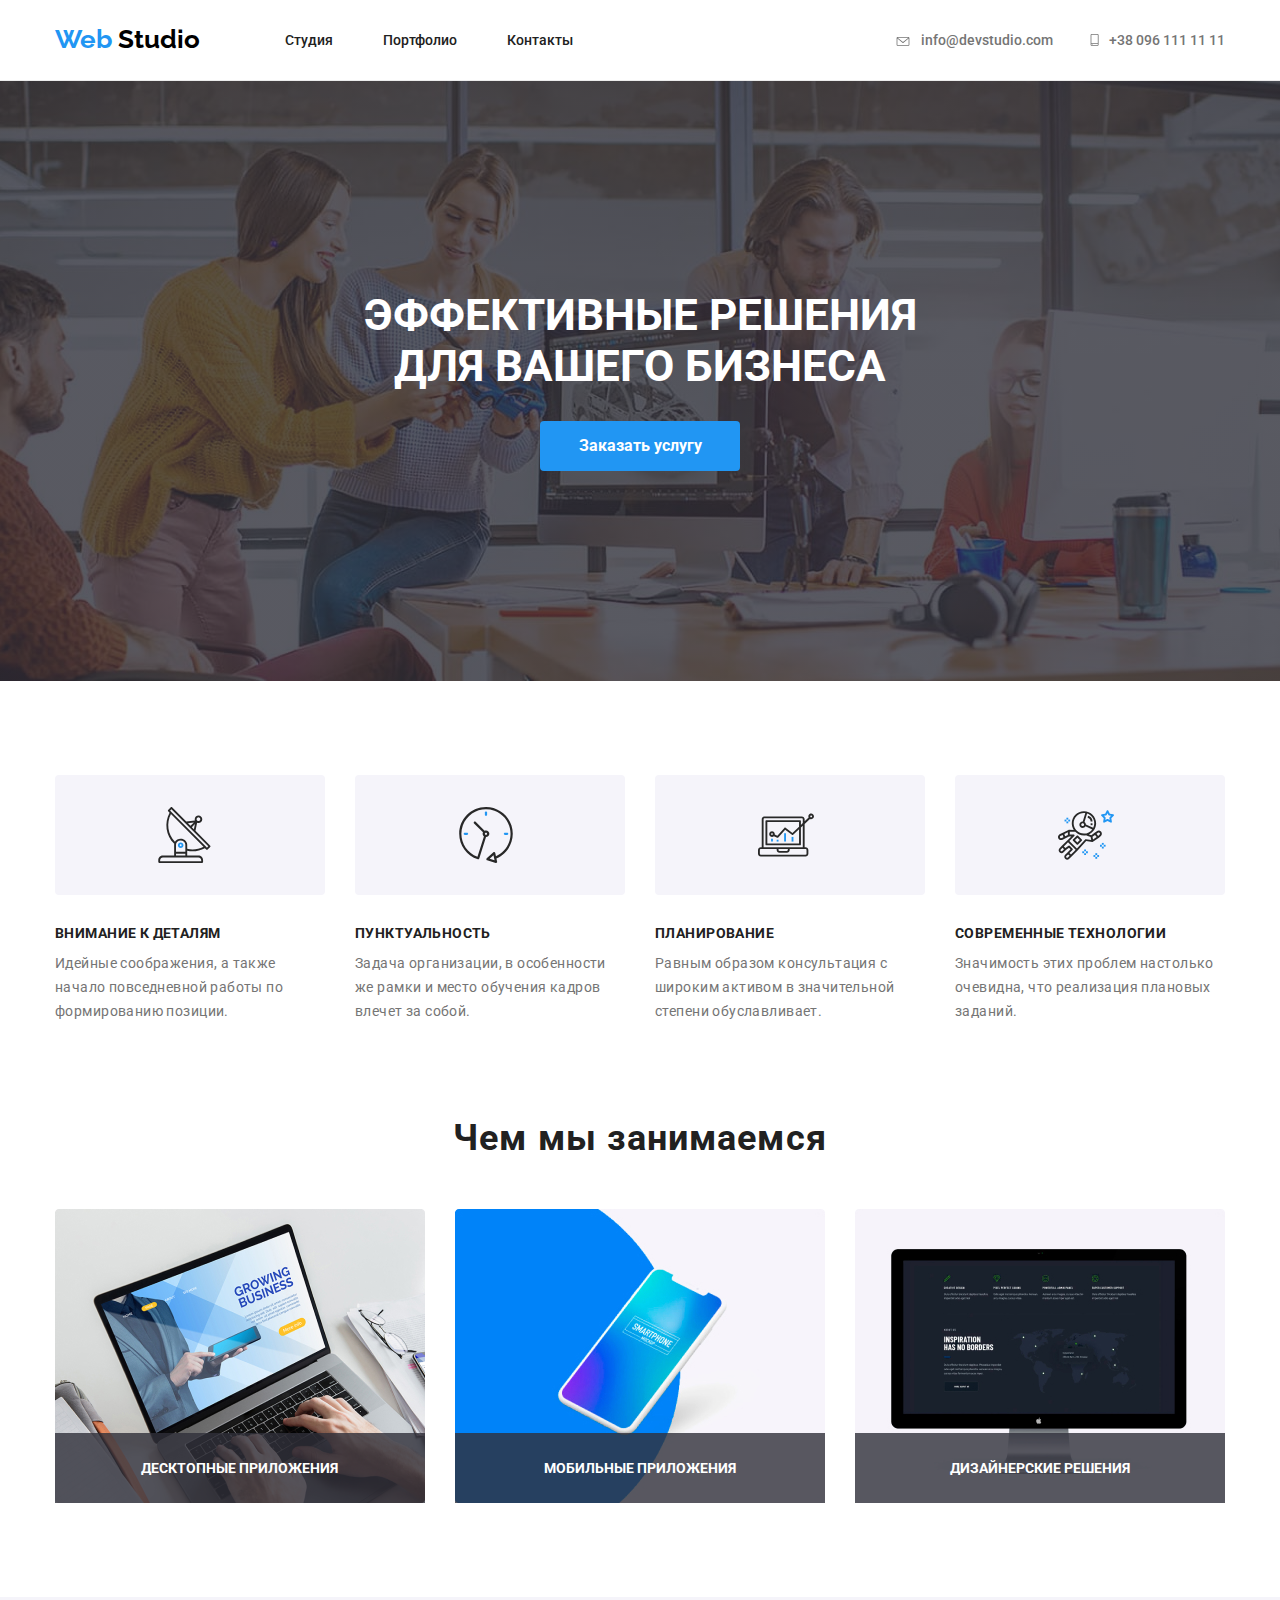
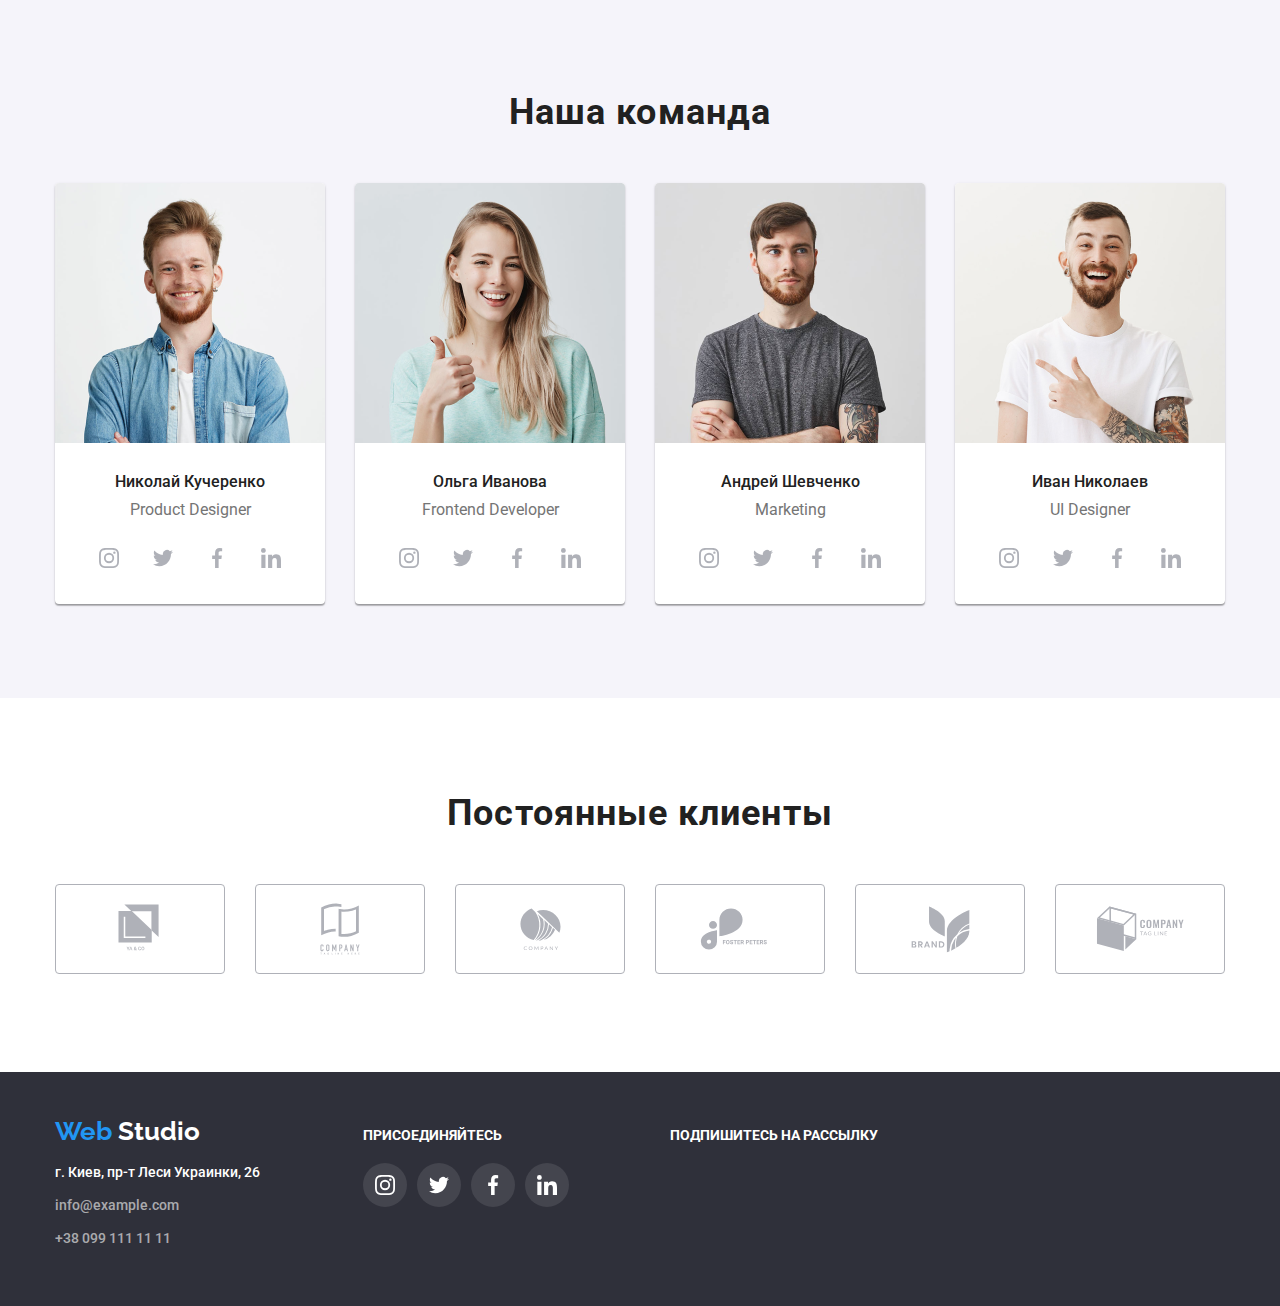
<file: index.html>
<!DOCTYPE html>
<html lang="en">
  <head>
    <meta charset="UTF-8" />
    <meta name="viewport" content="width=device-width, initial-scale=1.0" />
    <title>Web Studio v.1</title>
    <link rel="stylesheet" href="./css/normalize.css" />
    <link rel="stylesheet" href="./css/styles.css" />
    <link
      href="https://fonts.googleapis.com/css2?family=Raleway:wght@700&family=Roboto:wght@400;500;700&display=swap"
      rel="stylesheet"
    />
  </head>
  <body>
    <header>
      <div class="container">
        <a class="logo" href="./index.html">Web <span>Studio</span></a>
        <nav>
          <ul class="header-menu-list">
            <li class="header-menu-listitem">
              <a href="./index.html">Студия</a>
            </li>
            <li class="header-menu-listitem">
              <a href="./portfolio.html">Портфолио</a>
            </li>
            <li class="header-menu-listitem"><a href="">Контакты</a></li>
          </ul>
        </nav>
        <address class="header-contacts-list">
          <ul class="header-contacts-list">
            <li class="header-contacts-listitem">
              <a href="mailto:info@devstudio.com"
                ><svg class="header-adress-icon">
                  <use href="./img/sprite.svg#envelope" y="3"></use>
                </svg>
                info@devstudio.com</a
              >
            </li>
            <li class="header-contacts-listitem">
              <a href="tel:+380961111111"
                ><svg class="header-adress-icon">
                  <use href="./img/sprite.svg#smartphone" x="6"></use>
                </svg>
                +38 096 111 11 11</a
              >
            </li>
          </ul>
        </address>
      </div>
    </header>
    <main>
      <section>
        <div class="mainimage">
          <h1>эффективные решения для вашего бизнеса</h1>
          <button>
            Заказать услугу
          </button>
        </div>
      </section>
      <section>
        <h2 class="visually-hidden">Наши преимущества</h2>
        <div class="container container-padding">
          <ul class="our-benefits-list">
            <li class="our-benefits-listitem">
              <div>
                <svg class="our-benefits-icon">
                  <use href="./img/sprite.svg#antenna1"></use>
                </svg>
              </div>
              <h3>Внимание к деталям</h3>
              <p>
                Идейные соображения, а также начало повседневной работы по
                формированию позиции.
              </p>
            </li>
            <li class="our-benefits-listitem">
              <div>
                <svg class="our-benefits-icon">
                  <use href="./img/sprite.svg#clock1"></use>
                </svg>
              </div>
              <h3>Пунктуальность</h3>
              <p>
                Задача организации, в особенности же рамки и место обучения
                кадров влечет за собой.
              </p>
            </li>
            <li class="our-benefits-listitem">
              <div>
                <svg class="our-benefits-icon">
                  <use href="./img/sprite.svg#diagram1"></use>
                </svg>
              </div>
              <h3>Планирование</h3>
              <p>
                Равным образом консультация с широким активом в значительной
                степени обуславливает.
              </p>
            </li>
            <li class="our-benefits-listitem">
              <div>
                <svg class="our-benefits-icon">
                  <use href="./img/sprite.svg#astronaut1"></use>
                </svg>
              </div>
              <h3>Современные технологии</h3>
              <p>
                Значимость этих проблем настолько очевидна, что реализация
                плановых заданий.
              </p>
            </li>
          </ul>
        </div>
      </section>
      <section>
        <div class="container container-padding cropped-container">
          <h2>Чем мы занимаемся</h2>
          <ul class="what-we-do-list">
            <li class="what-we-do-list-item">
              <h3 class="what-we-do-list-header">Десктопные приложения</h3>
            </li>
            <li class="what-we-do-list-item">
              <h3 class="what-we-do-list-header">Мобильные приложения</h3>
            </li>
            <li class="what-we-do-list-item">
              <h3 class="what-we-do-list-header">Дизайнерские решения</h3>
            </li>
          </ul>
        </div>
      </section>
      <section class="our-team-section">
        <div class="container container-padding">
          <h2>Наша команда</h2>
          <ul class="our-team-list">
            <li class="our-team-list-item">
              <img src="./img/our-team-img-1.png" alt="Николай Кучеренко" />
              <h4 class="our-team-list-name">Николай Кучеренко</h4>
              <p class="our-team-list-role">Product Designer</p>
              <ul class="our-team-list-item-social">
                <li>
                  <a href="" class="social">
                    <svg class="our-team-social-icon">
                      <use href="./img/sprite.svg#instagram"></use>
                    </svg>
                  </a>
                </li>
                <li>
                  <a href="" class="social">
                    <svg class="our-team-social-icon">
                      <use href="./img/sprite.svg#twitter"></use>
                    </svg>
                  </a>
                </li>
                <li>
                  <a href="" class="social">
                    <svg class="our-team-social-icon">
                      <use href="./img/sprite.svg#facebook"></use>
                    </svg>
                  </a>
                </li>
                <li>
                  <a href="" class="social">
                    <svg class="our-team-social-icon">
                      <use href="./img/sprite.svg#linkedin"></use>
                    </svg>
                  </a>
                </li>
              </ul>
            </li>
            <li class="our-team-list-item">
              <img src="./img/our-team-img-2.png" alt="Ольга Иванова" />
              <h4 class="our-team-list-name">Ольга Иванова</h4>
              <p class="our-team-list-role">Frontend Developer</p>
              <ul class="our-team-list-item-social">
                <li>
                  <a href="" class="social">
                    <svg class="our-team-social-icon">
                      <use href="./img/sprite.svg#instagram"></use>
                    </svg>
                  </a>
                </li>
                <li>
                  <a href="" class="social">
                    <svg class="our-team-social-icon">
                      <use href="./img/sprite.svg#twitter"></use>
                    </svg>
                  </a>
                </li>
                <li>
                  <a href="" class="social">
                    <svg class="our-team-social-icon">
                      <use href="./img/sprite.svg#facebook"></use>
                    </svg>
                  </a>
                </li>
                <li>
                  <a href="" class="social">
                    <svg class="our-team-social-icon">
                      <use href="./img/sprite.svg#linkedin"></use>
                    </svg>
                  </a>
                </li>
              </ul>
            </li>
            <li class="our-team-list-item">
              <img src="./img/our-team-img-3.png" alt="Андрей Шевченко" />
              <h4 class="our-team-list-name">Андрей Шевченко</h4>
              <p class="our-team-list-role">Marketing</p>
              <ul class="our-team-list-item-social">
                <li>
                  <a href="" class="social">
                    <svg class="our-team-social-icon">
                      <use href="./img/sprite.svg#instagram"></use>
                    </svg>
                  </a>
                </li>
                <li>
                  <a href="" class="social">
                    <svg class="our-team-social-icon">
                      <use href="./img/sprite.svg#twitter"></use>
                    </svg>
                  </a>
                </li>
                <li>
                  <a href="" class="social">
                    <svg class="our-team-social-icon">
                      <use href="./img/sprite.svg#facebook"></use>
                    </svg>
                  </a>
                </li>
                <li>
                  <a href="" class="social">
                    <svg class="our-team-social-icon">
                      <use href="./img/sprite.svg#linkedin"></use>
                    </svg>
                  </a>
                </li>
              </ul>
            </li>
            <li class="our-team-list-item">
              <img src="./img/our-team-img-4.png" alt="Иван Николаев" />
              <h4 class="our-team-list-name">Иван Николаев</h4>
              <p class="our-team-list-role">UI Designer</p>
              <ul class="our-team-list-item-social">
                <li>
                  <a href="" class="social">
                    <svg class="our-team-social-icon">
                      <use href="./img/sprite.svg#instagram"></use>
                    </svg>
                  </a>
                </li>
                <li>
                  <a href="" class="social">
                    <svg class="our-team-social-icon">
                      <use href="./img/sprite.svg#twitter"></use>
                    </svg>
                  </a>
                </li>
                <li>
                  <a href="" class="social">
                    <svg class="our-team-social-icon">
                      <use href="./img/sprite.svg#facebook"></use>
                    </svg>
                  </a>
                </li>
                <li>
                  <a href="" class="social">
                    <svg class="our-team-social-icon">
                      <use href="./img/sprite.svg#linkedin"></use>
                    </svg>
                  </a>
                </li>
              </ul>
            </li>
          </ul>
        </div>
      </section>
      <section>
        <div class="container container-padding">
          <h2>Постоянные клиенты</h2>
          <ul class="our-clients-list">
            <li class="our-clients-listitem">
              <a href="">
                <svg class="our-clients-icon">
                  <use href="./img/sprite.svg#Client1"></use>
                </svg>
              </a>
            </li>
            <li class="our-clients-listitem">
              <a href="">
                <svg class="our-clients-icon">
                  <use href="./img/sprite.svg#Client2"></use>
                </svg>
              </a>
            </li>
            <li class="our-clients-listitem">
              <a href="">
                <svg class="our-clients-icon">
                  <use href="./img/sprite.svg#Client3"></use>
                </svg>
              </a>
            </li>
            <li class="our-clients-listitem">
              <a href="">
                <svg class="our-clients-icon">
                  <use href="./img/sprite.svg#Client4"></use>
                </svg>
              </a>
            </li>
            <li class="our-clients-listitem">
              <a href="">
                <svg class="our-clients-icon">
                  <use href="./img/sprite.svg#Client5"></use>
                </svg>
              </a>
            </li>
            <li class="our-clients-listitem">
              <a href="">
                <svg class="our-clients-icon">
                  <use href="./img/sprite.svg#Client6"></use>
                </svg>
              </a>
            </li>
          </ul>
        </div>
      </section>
    </main>
    <footer>
      <div class="container">
        <div class="footer-list">
          <div>
            <a class="footer-logo" href="./index.html"
              >Web <span>Studio</span></a
            >
            <address>
              <ul class="footer-contacts-list">
                <li>г. Киев, пр-т Леси Украинки, 26</li>
                <li><a href="mailto:info@example.com">info@example.com</a></li>
                <li><a href="tel:+380991111111">+38 099 111 11 11</a></li>
              </ul>
            </address>
          </div>
          <div>
            <p class="footer-list-item">присоединяйтесь</p>
            <ul class="footer-social">
              <li>
                <a href="" class="social">
                  <svg class="footer-icon">
                    <use href="./img/sprite.svg#instagram"></use>
                  </svg>
                </a>
              </li>
              <li>
                <a href="" class="social">
                  <svg class="footer-icon">
                    <use href="./img/sprite.svg#twitter"></use>
                  </svg>
                </a>
              </li>
              <li>
                <a href="" class="social">
                  <svg class="footer-icon">
                    <use href="./img/sprite.svg#facebook"></use>
                  </svg>
                </a>
              </li>
              <li>
                <a href="" class="social">
                  <svg class="footer-icon">
                    <use href="./img/sprite.svg#linkedin"></use>
                  </svg>
                </a>
              </li>
            </ul>
          </div>
          <div>
            <p class="footer-list-item">Подпишитесь на рассылку</p>
          </div>
        </div>
      </div>
    </footer>
  </body>
</html>
</file>
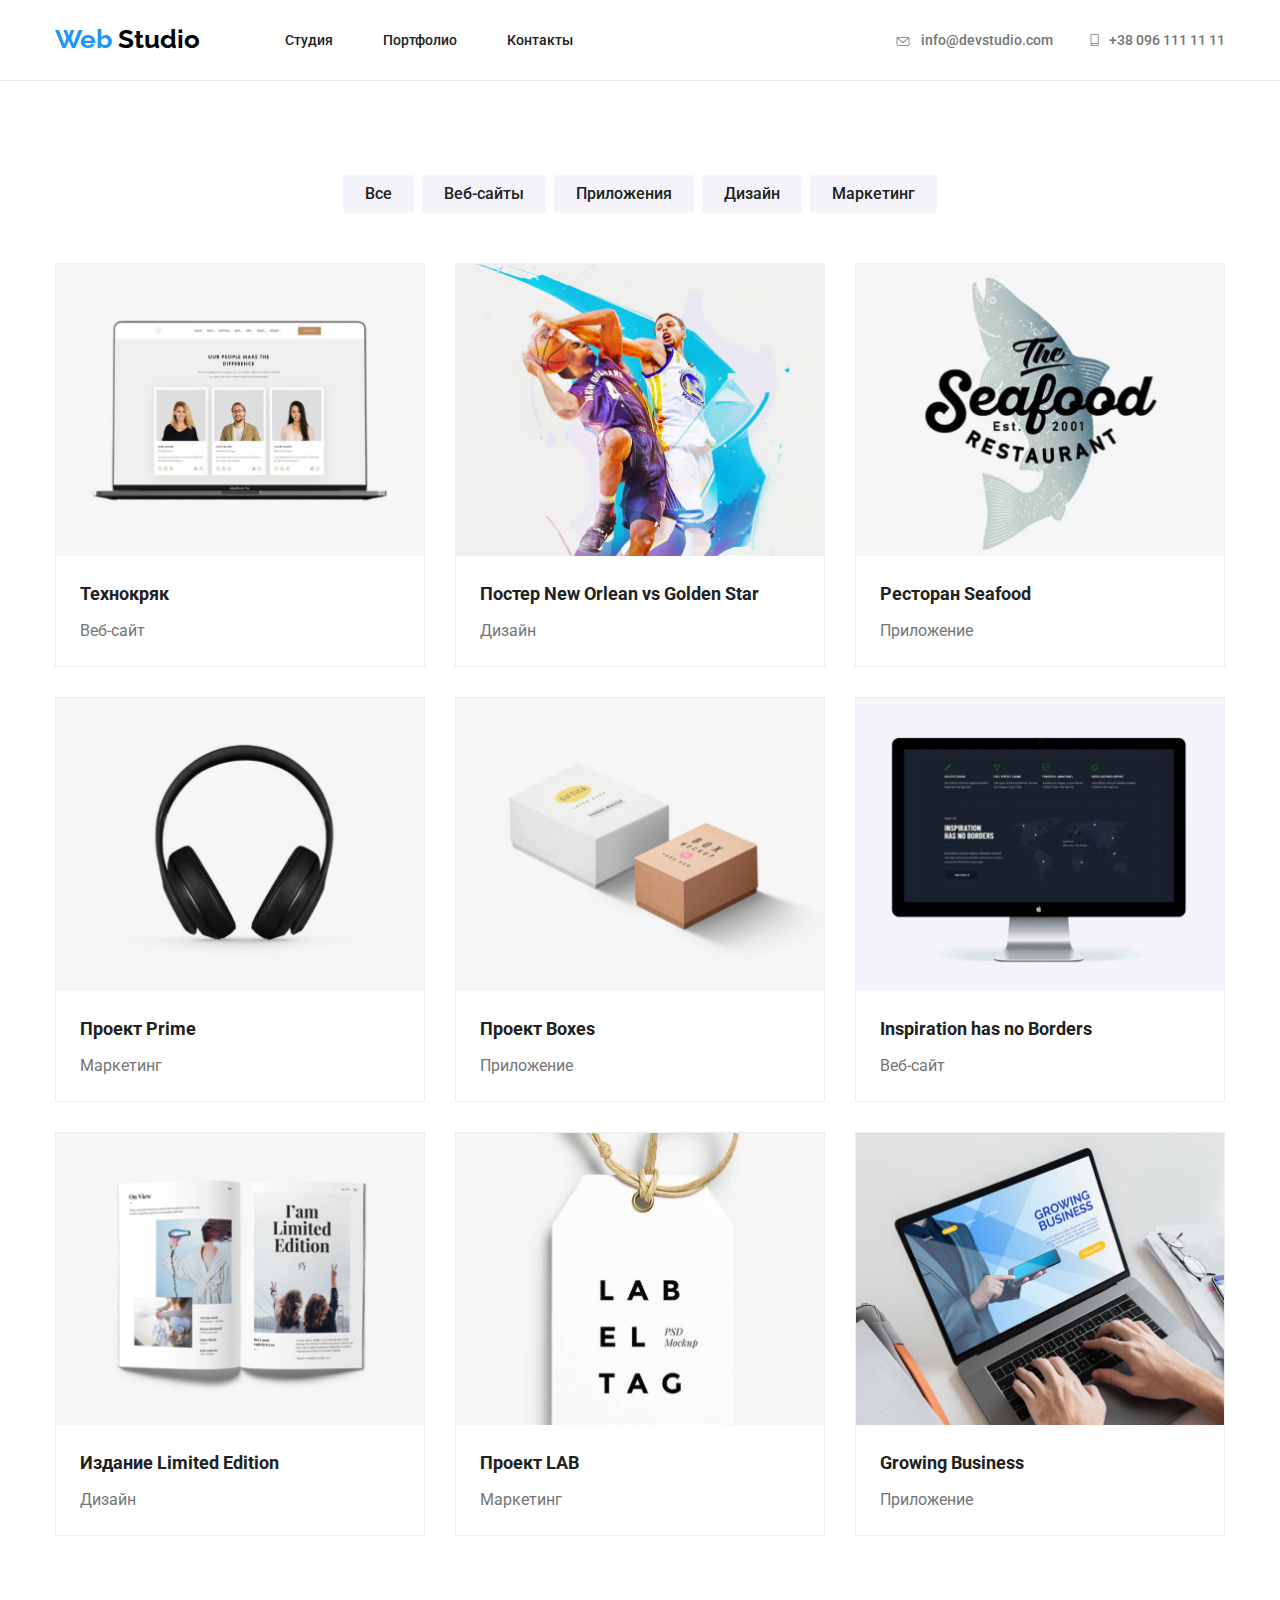
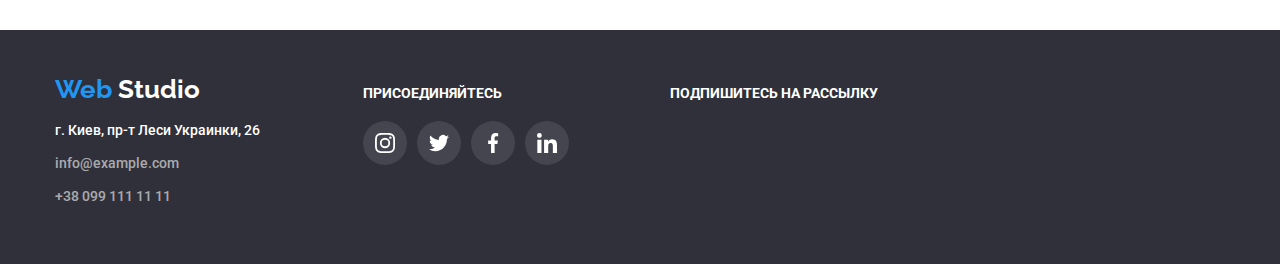
<file: portfolio.html>
<!DOCTYPE html>
<html lang="en">
  <head>
    <meta charset="UTF-8" />
    <meta name="viewport" content="width=device-width, initial-scale=1.0" />
    <title>Portfolio</title>
    <link rel="stylesheet" href="./css/normalize.css" />
    <link rel="stylesheet" href="./css/styles.css" />
    <link
      href="https://fonts.googleapis.com/css2?family=Raleway:wght@700&family=Roboto:wght@400;500;700&display=swap"
      rel="stylesheet"
    />
  </head>
  <body>
    <header>
      <div class="container">
        <a class="logo" href="./index.html">Web <span>Studio</span></a>
        <nav>
          <ul class="header-menu-list">
            <li class="header-menu-listitem">
              <a href="./index.html">Студия</a>
            </li>
            <li class="header-menu-listitem">
              <a href="./portfolio.html">Портфолио</a>
            </li>
            <li class="header-menu-listitem"><a href="">Контакты</a></li>
          </ul>
        </nav>
        <address class="header-contacts-list">
          <ul class="header-contacts-list">
            <li class="header-contacts-listitem">
              <a href="mailto:info@devstudio.com"
                ><svg class="header-adress-icon">
                  <use href="./img/sprite.svg#envelope" y="3"></use>
                </svg>
                info@devstudio.com</a
              >
            </li>
            <li class="header-contacts-listitem">
              <a href="tel:+380961111111"
                ><svg class="header-adress-icon">
                  <use href="./img/sprite.svg#smartphone" x="6"></use>
                </svg>
                +38 096 111 11 11</a
              >
            </li>
          </ul>
        </address>
      </div>
    </header>
    <main>
      <section class="portfolio">
        <h1 class="visually-hidden">Наше портфолио</h1>
        <nav class="secondari-nav">
          <ul class="secondari-nav-list">
            <li class="secondary-nav-listitem"><a href="">Все</a></li>
            <li class="secondary-nav-listitem">
              <a href="">Веб‑сайты</a>
            </li>
            <li class="secondary-nav-listitem"><a href="">Приложения</a></li>
            <li class="secondary-nav-listitem"><a href="">Дизайн</a></li>
            <li class="secondary-nav-listitem"><a href="">Маркетинг</a></li>
          </ul>
        </nav>
        <div class="container">
          <ul class="portfolio-list">
            <li class="portfolio-listitem">
              <a href="">
                <div>
                  <p class="hover-text">
                    Lorem ipsum dolor sit amet consectetur adipisicing elit.
                    Sapiente repellat nam magni quisquam alias corporis facilis
                    ea nulla aperiam autem.
                  </p>
                  <img src="./img/hover.jpg" alt="рисунок" />
                </div>
                <div class="portfolio-listitem-div">
                  <h4>Технокряк</h4>
                  <p>Веб-сайт</p>
                </div>
              </a>
            </li>
            <li class="portfolio-listitem">
              <a href="">
                <div>
                  <p class="hover-text">
                    Lorem ipsum dolor sit amet consectetur adipisicing elit.
                    Sapiente repellat nam magni quisquam alias corporis facilis
                    ea nulla aperiam autem.
                  </p>
                  <img src="./img/basketball.jpg" alt="баскетбол" />
                </div>
                <div class="portfolio-listitem-div">
                  <h4>Постер New Orlean vs Golden Star</h4>
                  <p>Дизайн</p>
                </div>
              </a>
            </li>
            <li class="portfolio-listitem">
              <a href="">
                <div>
                  <p class="hover-text">
                    Lorem ipsum dolor sit amet consectetur adipisicing elit.
                    Sapiente repellat nam magni quisquam alias corporis facilis
                    ea nulla aperiam autem.
                  </p>
                  <img src="./img/seafood.jpg" alt="Ресторан" />
                </div>
                <div class="portfolio-listitem-div">
                  <h4>Ресторан Seafood</h4>
                  <p>Приложение</p>
                </div>
              </a>
            </li>
            <li class="portfolio-listitem">
              <a href="">
                <div>
                  <p class="hover-text">
                    Lorem ipsum dolor sit amet consectetur adipisicing elit.
                    Sapiente repellat nam magni quisquam alias corporis facilis
                    ea nulla aperiam autem.
                  </p>
                  <img src="./img/earphones.jpg" alt="Наушники" />
                </div>
                <div class="portfolio-listitem-div">
                  <h4>Проект Prime</h4>
                  <p>Маркетинг</p>
                </div>
              </a>
            </li>
            <li class="portfolio-listitem">
              <a href="">
                <div>
                  <p class="hover-text">
                    Lorem ipsum dolor sit amet consectetur adipisicing elit.
                    Sapiente repellat nam magni quisquam alias corporis facilis
                    ea nulla aperiam autem.
                  </p>
                  <img src="./img/boxes.jpg" alt="Коробки" />
                </div>
                <div class="portfolio-listitem-div">
                  <h4>Проект Boxes</h4>
                  <p>Приложение</p>
                </div>
              </a>
            </li>
            <li class="portfolio-listitem">
              <a href="">
                <div>
                  <p class="hover-text">
                    Lorem ipsum dolor sit amet consectetur adipisicing elit.
                    Sapiente repellat nam magni quisquam alias corporis facilis
                    ea nulla aperiam autem.
                  </p>
                  <img src="./img/desktop.jpg" alt="Настольный ПК" />
                </div>
                <div class="portfolio-listitem-div">
                  <h4>Inspiration has no Borders</h4>
                  <p>Веб-сайт</p>
                </div>
              </a>
            </li>
            <li class="portfolio-listitem">
              <a href="">
                <div>
                  <p class="hover-text">
                    Lorem ipsum dolor sit amet consectetur adipisicing elit.
                    Sapiente repellat nam magni quisquam alias corporis facilis
                    ea nulla aperiam autem.
                  </p>
                  <img src="./img/book.jpg" alt="Книга" />
                </div>
                <div class="portfolio-listitem-div">
                  <h4>Издание Limited Edition</h4>
                  <p>Дизайн</p>
                </div>
              </a>
            </li>
            <li class="portfolio-listitem">
              <a href="">
                <div>
                  <p class="hover-text">
                    Lorem ipsum dolor sit amet consectetur adipisicing elit.
                    Sapiente repellat nam magni quisquam alias corporis facilis
                    ea nulla aperiam autem.
                  </p>
                  <img src="./img/LAB.jpg" alt="ЛАБ" />
                </div>
                <div class="portfolio-listitem-div">
                  <h4>Проект LAB</h4>
                  <p>Маркетинг</p>
                </div>
              </a>
            </li>
            <li class="portfolio-listitem">
              <a href="">
                <div>
                  <p class="hover-text">
                    Lorem ipsum dolor sit amet consectetur adipisicing elit.
                    Sapiente repellat nam magni quisquam alias corporis facilis
                    ea nulla aperiam autem.
                  </p>
                  <img src="./img/laptop.jpg" alt="Ноутбук" />
                </div>
                <div class="portfolio-listitem-div">
                  <h4>Growing Business</h4>
                  <p>Приложение</p>
                </div>
              </a>
            </li>
          </ul>
        </div>
      </section>
    </main>
    <footer>
      <div class="container">
        <div class="footer-list">
          <div>
            <a class="footer-logo" href="./index.html"
              >Web <span>Studio</span></a
            >
            <address>
              <ul class="footer-contacts-list">
                <li>г. Киев, пр-т Леси Украинки, 26</li>
                <li><a href="mailto:info@example.com">info@example.com</a></li>
                <li><a href="tel:+380991111111">+38 099 111 11 11</a></li>
              </ul>
            </address>
          </div>
          <div>
            <p class="footer-list-item">присоединяйтесь</p>
            <ul class="footer-social">
              <li>
                <a href="" class="social">
                  <svg class="footer-icon">
                    <use href="./img/sprite.svg#instagram"></use>
                  </svg>
                </a>
              </li>
              <li>
                <a href="" class="social">
                  <svg class="footer-icon">
                    <use href="./img/sprite.svg#twitter"></use>
                  </svg>
                </a>
              </li>
              <li>
                <a href="" class="social">
                  <svg class="footer-icon">
                    <use href="./img/sprite.svg#facebook"></use>
                  </svg>
                </a>
              </li>
              <li>
                <a href="" class="social">
                  <svg class="footer-icon">
                    <use href="./img/sprite.svg#linkedin"></use>
                  </svg>
                </a>
              </li>
            </ul>
          </div>
          <div>
            <p class="footer-list-item">Подпишитесь на рассылку</p>
          </div>
        </div>
      </div>
    </footer>
  </body>
</html>
</file>
<file: css/styles.css>
:root {
  --main-color: #2196f3;
  --black-color: #000000;
  --icon-black-color: #282828;
  --white-color: #ffffff;
  --text-color: #757575;
  --title-color: #212121;
  --social-icon-color: #afb1b8;
  --overlay-color: rgba(47, 48, 58, 0.8);
}
* {
  padding: 0px;
  margin: 0px;
}
a {
  text-decoration: none;
}
li {
  list-style: none;
}
img {
  display: block;
}
header {
  border-bottom: 1px solid #ececec;
}
header > div {
  padding: 25px 0px;
  display: flex;
  align-items: center;
}
.header-adress-icon {
  margin-right: 10px;
  width: 16px;
  height: 16px;
}
.logo {
  color: var(--main-color);
  font-family: "Raleway", sans-serif;
  font-weight: 700;
  font-size: 26px;
}
.logo > span {
  color: var(--black-color);
}
.header-menu-list {
  display: flex;
  margin-left: 85px;
}
.header-menu-list a {
  color: var(--title-color);
  font-family: "Roboto", sans-serif;
  font-weight: 500;
  font-size: 14px;
}
.header-menu-list :not(:first-child) {
  margin-left: 50px;
}
.header-menu-list a:hover,
.header-menu-list a:focus {
  color: var(--main-color);
}
.header-contacts-list {
  display: flex;
  margin-left: auto;
}
.header-contacts-list a {
  color: var(--text-color);
  fill: var(--text-color);
  font-family: "Roboto", sans-serif;
  font-weight: 500;
  font-size: 14px;
  font-style: normal;
}
.header-adress-icon {
  width: 16px;
  height: 12px;
}
.header-contacts-list a:hover,
.header-contacts-list a:focus {
  color: var(--main-color);
  fill: var(--main-color);
}
.header-contacts-list li:not(:first-child) {
  margin-left: 30px;
}
.header-contacts-listitem a {
  display: flex;
  align-items: center;
}
.container {
  width: 1170px;
  margin: 0px auto 0px;
}
.container-padding {
  padding: 94px 0px 94px;
}
.mainimage {
  background: linear-gradient(var(--overlay-color), var(--overlay-color)),
    url("../img/Header-img-condensed.jpg") no-repeat center;
  display: flex;
  flex-direction: column;
  align-items: center;
  justify-content: center;
  height: 600px;
  max-width: 1600px;
  margin-right: auto;
  margin-left: auto;
}
h1 {
  color: var(--white-color);
  font-family: "Roboto", sans-serif;
  font-weight: 700;
  font-size: 44px;
  text-transform: uppercase;
  margin-bottom: 30px;
  width: 650px;
  text-align: center;
}
.mainimage > button {
  background-color: var(--main-color);
  color: var(--white-color);
  font-family: "Roboto", sans-serif;
  font-weight: 700;
  font-size: 16px;
  width: 200px;
  height: 50px;
  border-width: 0px;
  border-radius: 4px;
}
.our-benefits-list {
  color: var(--text-color);
  font-family: "Roboto", sans-serif;
  font-weight: 400;
  font-size: 14px;
  letter-spacing: 0.03em;
  display: flex;
}
.our-benefits-listitem {
  width: calc((100% - 30px * 3) / 4);
}
.our-benefits-listitem div {
  display: flex;
  justify-content: center;
  align-items: center;
  background-color: #f5f4fa;
  border-radius: 4px;
  height: 120px;
}
.our-benefits-listitem:not(:last-child) {
  margin-right: 30px;
}
.our-benefits-listitem p {
  line-height: 24px;
}
.our-benefits-list h3 {
  color: var(--title-color);
  font-family: "Roboto", sans-serif;
  font-weight: 700;
  font-size: 14px;
  text-transform: uppercase;
  margin-top: 30px;
  margin-bottom: 10px;
}
.our-benefits-icon {
  width: 64px;
  height: 64px;
}
section h2 {
  color: var(--title-color);
  font-family: "Roboto", sans-serif;
  font-weight: 700;
  font-size: 36px;
  margin-bottom: 50px;
  line-height: 42px;
  text-align: center;
  letter-spacing: 0.03em;
}
.cropped-container {
  padding-top: 0px;
}
.what-we-do-list {
  display: flex;
}
.what-we-do-list-item {
  width: calc((100% - 30px * 2) / 3);
  display: flex;
  align-items: flex-end;
  height: 294px;
}
.what-we-do-list-item:nth-child(1) {
  background: url("../img/img1.jpg") no-repeat;
}
.what-we-do-list-item:nth-child(2) {
  background: url("../img/img2.jpg") no-repeat;
}
.what-we-do-list-item:nth-child(3) {
  background: url("../img/img3.jpg") no-repeat;
}
.what-we-do-list-item:not(:last-child) {
  margin-right: 30px;
}
.what-we-do-list-header {
  color: var(--white-color);
  font-family: "Roboto", sans-serif;
  font-weight: 700;
  font-size: 14px;
  text-transform: uppercase;
  position: relative;
  margin-top: -70px;
  text-align: center;
  line-height: 70px;
  background-color: var(--overlay-color);
  flex-basis: 100%;
}
.our-team-section {
  background-color: #f5f4fa;
}
.our-team h2 {
  margin-top: 0px;
  padding-top: 94px;
  margin-bottom: 50;
  line-height: 42px;
  text-align: center;
  letter-spacing: 0.03em;
}
.our-team-list,
.our-team-list-item-social {
  display: flex;
}
.our-team-list-item {
  width: calc((100% - 30px * 3) / 4);
  background-color: var(--white-color);
  box-shadow: 0px 2px 1px rgba(0, 0, 0, 0.2), 0px 1px 1px rgba(0, 0, 0, 0.14),
    0px 1px 3px rgba(0, 0, 0, 0.12);
  border-radius: 4px;
}
.our-team-list-item:not(:last-child) {
  margin-right: 30px;
}
.our-team-list-item h4 {
  color: var(--title-color);
  font-family: "Roboto", sans-serif;
  font-weight: 500;
  font-size: 16px;
  margin: 30px 0px 0px;
  text-align: center;
}
.our-team-list-item img {
  width: 100%;
}
.our-team-list-item p {
  color: var(--text-color);
  font-family: "Roboto", sans-serif;
  font-weight: 400;
  font-size: 16px;
  margin: 10px 0px 0px;
  text-align: center;
}
.our-team-list-item-social {
  justify-content: space-between;
  padding: 16px 32px 24px;
}
.social:hover,
.social:focus {
  fill: var(--white-color);
  background: var(--main-color);
}
.our-team-social-icon,
.footer-icon {
  height: 44px;
  width: 44px;
}
.social {
  display: block;
  height: 44px;
  fill: var(--social-icon-color);
  border-radius: 50%;
  transition: 2s;
}
.our-clients h2 {
  padding-top: 94px;
  margin-top: 0px;
  margin-bottom: 50px;
  line-height: 42px;
  text-align: center;
  letter-spacing: 0.03em;
}
.our-clients-list {
  display: flex;
}
.our-clients-listitem:not(:last-child) {
  margin-right: 30px;
}
.our-clients-listitem {
  width: calc((100% - 30px * 5) / 6);
}
.our-clients-icon:hover,
.our-clients-icon:focus {
  fill: var(--main-color);
  border-color: var(--main-color);
}
.our-clients-icon {
  width: 170px;
  height: 90px;
  fill: var(--social-icon-color);
  border: 1px solid var(--social-icon-color);
  border-radius: 4px;
}
footer {
  background-color: #2f303a;
  padding: 45px 0px 60px;
}
.footer-list,
.footer-social {
  display: flex;
}
.footer-list {
  align-items: baseline;
}
.footer-social {
  margin-top: 20px;
}
.footer-social a {
  background: rgba(255, 255, 255, 0.1);
  fill: var(--white-color);
}
.footer-social > li:not(:last-child) {
  margin-right: 10px;
}
.footer-list > div:not(:last-child) {
  width: calc((100% - 60px) / 4);
  margin-right: 30px;
}
.footer-list > div:last-child {
  width: calc((100% - 60px) / 2);
}
.footer-logo {
  color: var(--main-color);
  font-family: "Raleway", sans-serif;
  font-weight: 700;
  font-size: 26px;
}
.footer-logo > span {
  color: var(--white-color);
}
.footer-contacts-list a {
  color: var(--white-color);
  font-family: "Roboto", sans-serif;
  font-weight: 500;
  font-size: 14px;
  font-style: normal;
}
.footer-contacts-list li {
  color: var(--white-color);
  font-family: "Roboto", sans-serif;
  font-weight: 500;
  font-size: 14px;
  font-style: normal;
  padding-top: 17px;
}
.footer-contacts-list li:not(:first-child) a {
  color: rgba(255, 255, 255, 0.6);
}
.footer-list-item {
  color: var(--white-color);
  font-family: "Roboto", sans-serif;
  font-weight: 700;
  font-size: 14px;
  text-transform: uppercase;
}
.visually-hidden {
  position: absolute;
  width: 1px;
  height: 1px;
  margin: -1px;
  border: 0;
  padding: 0;
  clip: rect(0 0 0 0);
  overflow: hidden;
}
.secondari-nav {
  padding: 0px 400px 50px;
}
.secondari-nav-list {
  display: flex;
  justify-content: center;
}
.secondary-nav-listitem:not(:last-child) {
  margin-right: 8px;
}
.secondary-nav-listitem a {
  display: inline-block;
  padding: 0px 22px 0px;
  font-family: "Roboto", sans-serif;
  font-weight: 500;
  font-size: 16px;
  line-height: 38px;
  color: var(--title-color);
  height: 38px;
  background-color: #f5f4fa;
  border-radius: 4px;
}
.secondary-nav-listitem a:hover,
.secondary-nav-listitem a:focus {
  background-color: var(--main-color);
  color: var(--white-color);
}
.portfolio {
  padding: 94px 0px 94px;
}
.portfolio-list {
  display: flex;
  flex-wrap: wrap;
}
.portfolio-list li {
  width: calc((100% - 60px) / 3);
  border: 1px solid #eeeeee;
  margin-bottom: 30px;
}
.portfolio-list > li:not(:nth-child(3n)) {
  margin-right: 30px;
}
.portfolio-list > li:nth-last-child(-n + 3) {
  margin-bottom: 0px;
}
.portfolio-listitem > a {
  color: transparent;
}
.portfolio-listitem div:first-child {
  color: inherit;
  background: inherit;
}
.hover-text {
  color: inherit;
  background: inherit;
  font-family: "Roboto", sans-serif;
  font-weight: 400;
  font-size: 18px;
  line-height: 28px;
  height: 294px;
  width: 368px;
  position: absolute;
  padding: 63px 24px;
  margin-bottom: 110px;
}
.portfolio-listitem:hover,
.portfolio-listitem:focus {
  box-shadow: 1px 4px 6px rgba(0, 0, 0, 0.16), 0px 4px 4px rgba(0, 0, 0, 0.06),
    0px 1px 1px rgba(0, 0, 0, 0.12);
}
.portfolio-listitem > a:hover,
.portfolio-listitem > a:focus {
  background: rgba(33, 150, 243, 0.9);
  color: var(--white-color);
}
.portfolio-listitem-div {
  padding: 20px 24px 20px;
}
.portfolio-listitem-div > h4 {
  color: var(--title-color);
  font-family: "Roboto", sans-serif;
  font-weight: 700;
  font-size: 18px;
  line-height: 36px;
}
.portfolio-listitem-div > h4 + p {
  color: var(--text-color);
  font-family: "Roboto", sans-serif;
  font-weight: 400;
  font-size: 16px;
  line-height: 30px;
  margin-top: 4px;
}
.portfolio-listitem img {
  width: 100%;
}
</file>
